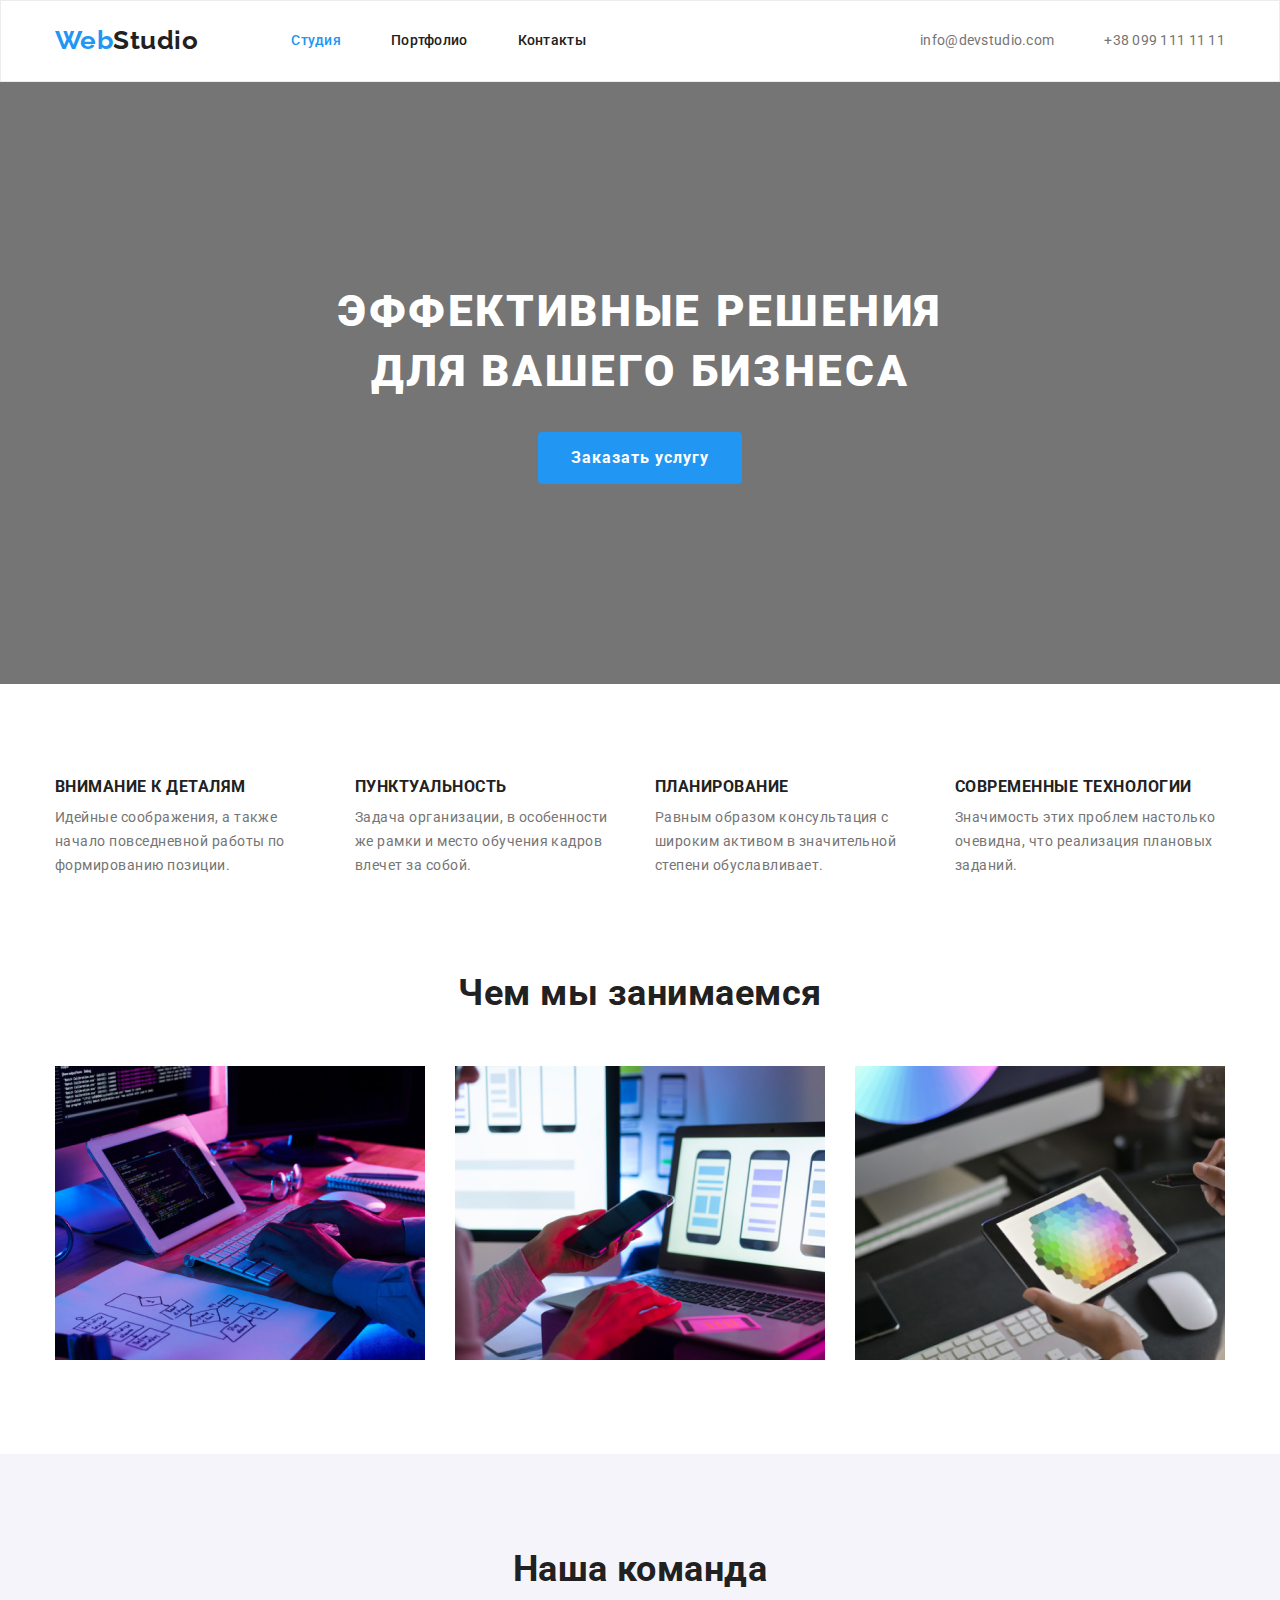
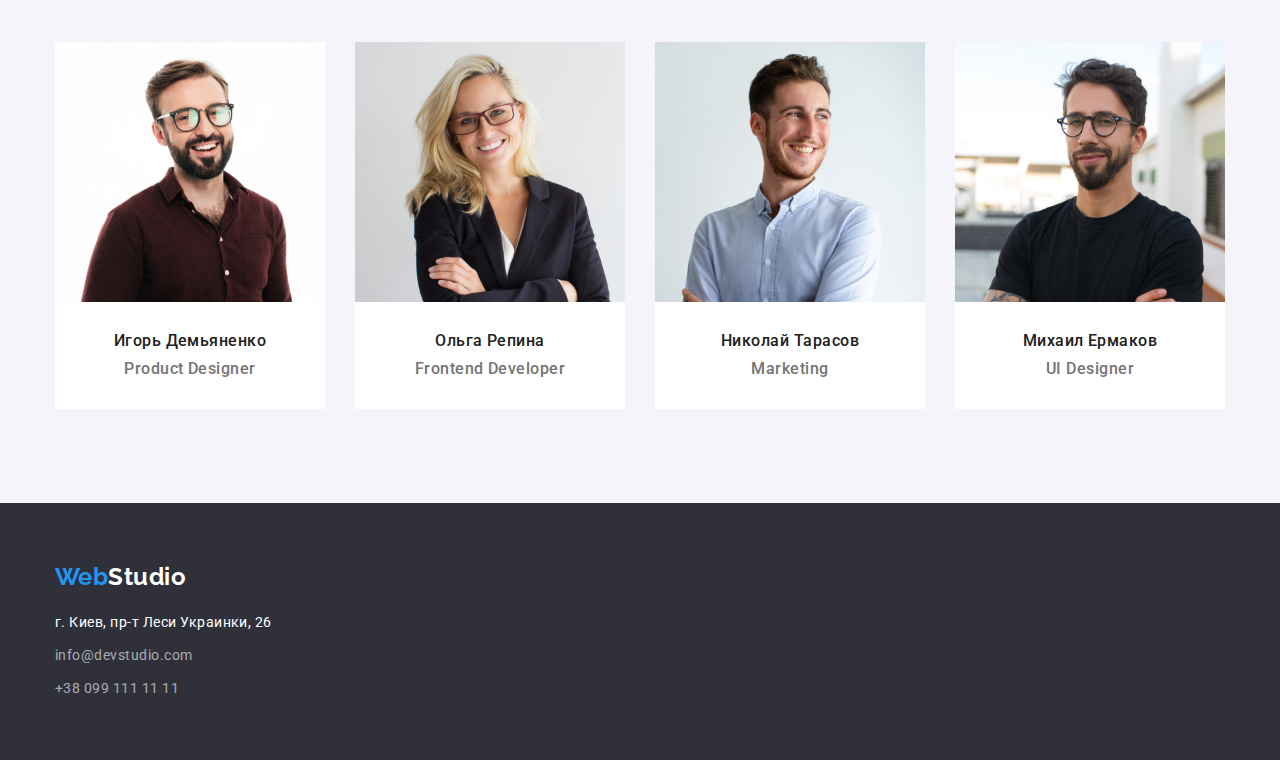
<file: index.html>
<!DOCTYPE html>
<html lang="ru">
  <head>
    <meta name="viewport" content="width=device-width, initial-scale=1.0" />
    <meta charset="UTF-8" />
    <title>Document</title>
    <link href="https://fonts.googleapis.com/css2?family=Raleway:wght@700&family=Roboto:wght@400;500;700;900&display=swap" rel="stylesheet">
    <link rel="stylesheet" href="https://cdnjs.cloudflare.com/ajax/libs/modern-normalize/1.0.0/modern-normalize.min.css">
    <link rel="stylesheet" href="./css/styles.css" />
    
</head>
   <body>
        <!-- Шапка сайта-->
        <header>
            <div class="container header">
            <nav >
            <a href="./index.html" class="logo"><span class="logo-word">Web</span>Studio</a>
            <ul class="site-nav">
                <li> <a href="./index.html" class="link current">Студия</a> </li>
                <li> <a href="./portfolio.html">Портфолио</a> </li>
                <li> <a href="">Контакты</a> </li>
            </ul>
            </nav>
            <address class="address-section">
            <ul class="site-address">
                <li class="site-address-item"> <a href="mailto:info@devstudio.com">info@devstudio.com</a>
                </li>
                <li class="site-address-item"> <a href="tel:+380991111111">+38 099 111 11 11</a>
                </li> 
            </ul>
            </address>
        </div>
        </header>  
    <main>      
        <!--Герой-->
        <div>
            <section class="hero">
            <div class="hero-title-button">
                <h1 class="hero-title">Эффективные решения для вашего бизнеса</h1>
                <button class="button-hero" type="button">Заказать услугу</button>
            </div>
            </section> 
        </div> 
        <!--Преимущества-->
        <section class="advant">
            <div class="container">
                <h2 class="section-title visually-hidden">Наши преимущества</h2>
                <ul class="list-details">
                    <li>
                        <p class="item-title">Внимание к деталям</p>
                        <p class="item-details">
                            Идейные соображения, а также начало повседневной работы по формированию позиции.
                        </p>
                    </li>
                    <li>
                        <p class="item-title">Пунктуальность</p>
                        <p class="item-details">
                            Задача организации, в особенности же рамки и место обучения кадров влечет за собой.
                        </p>
                    </li>
                    <li>
                        <p class="item-title"> Планирование</p>
                        <p class="item-details">
                            Равным образом консультация с широким активом в значительной степени обуславливает.
                        </p>
                    </li>
                    <li>
                        <p class="item-title">Современные технологии</p>
                        <p class="item-details">
                            Значимость этих проблем настолько очевидна, что реализация плановых заданий.
                        </p>
                    </li>
                </ul> 
            </div>    
        </section>  
        <!--Чем мы занимаемся-->
        <section class="todo">
            <div class="container">
                <h2 class="section-title">Чем мы занимаемся</h2>
                <ul class="section-todo-list">
                    <li>
                        <img src="./img/comp.jpg" alt="ноутбук" width="370" height="294" >
                        </li>
                    <li>
                        <img src="./img/phone.jpg" alt="мобильный телефон" width="370" height="294" >
                        </li>
                    <li>
                        <img src="./img/nout.jpg" alt="компьютерный монитор" width="370" height="294" >
                        </li>
                </ul>
            </div>
        </section> 
        <!--Наша команда-->
        <section class="team">
            <div class="container">
            <h2 class="section-title">Наша команда</h2>
            <ul class="section-team-list">
                <!--Игорь Демьяненко-->
                <li>
                    <img src="./img/igor.jpg" alt="Фото Игоря" width="270" height="260">
                  <div class="team-detail">
                    <h3 class="name">Игорь Демьяненко</h3> 
                    <p class="profession-name">Product Designer</p> 
                  </div>
                </li>   
                <!--Ольга Репина-->
                <li>
                    <img src="./img/olha.jpg" alt="Фото Ольги" width="270" height="260">
                  <div class="team-detail">
                    <h3 class="name">Ольга Репина</h3> 
                    <p class="profession-name">Frontend Developer</p> 
                  </div>
                </li>
                <!--Николай Тарасов-->
                <li>
                    <img src="./img/nick.jpg" alt="Фото Николая" width="270" height="260">
                  <div class="team-detail">
                    <h3 class="name">Николай Тарасов</h3> 
                    <p class="profession-name">Marketing</p> 
                  </div>
                </li>
                <!--Михаил Ермаков-->
                <li>
                    <img src="./img/mikha.jpg" alt="Фото Михаила" width="270" height="260">
                  <div class="team-detail">
                    <h3 class="name">Михаил Ермаков</h3> 
                    <p class="profession-name">UI Designer</p> 
                  </div>
                </li>
            </ul>
        </div>
        </section>
        
    </main>
    <!--Футер-->
    <footer>
        <!--Контакты--> 
        <div class="container">
        <section class="footer-item">
          <h2 class="logo-footer"><span class="logo-word">Web</span>Studio</h2>
            <address>
                <ul>
                    <li> <a class="post-adres" href="https://goo.gl/maps/D4XhYS7F7ok1xjH3A"> г. Киев, пр-т Леси Украинки, 26</a>
                      
                    </li>
                    <li> <a class="contact-us" href="mailto:info@devstudio.com">info@devstudio.com</a>

                    </li>
                    <li > <a class="contact-us" href="tel:+380991111111">+38 099 111 11 11</a>
                    </li>
                </ul>
            </address>
        </section>
    </div>
    </footer>          
    </body> 
  </html>
</file>
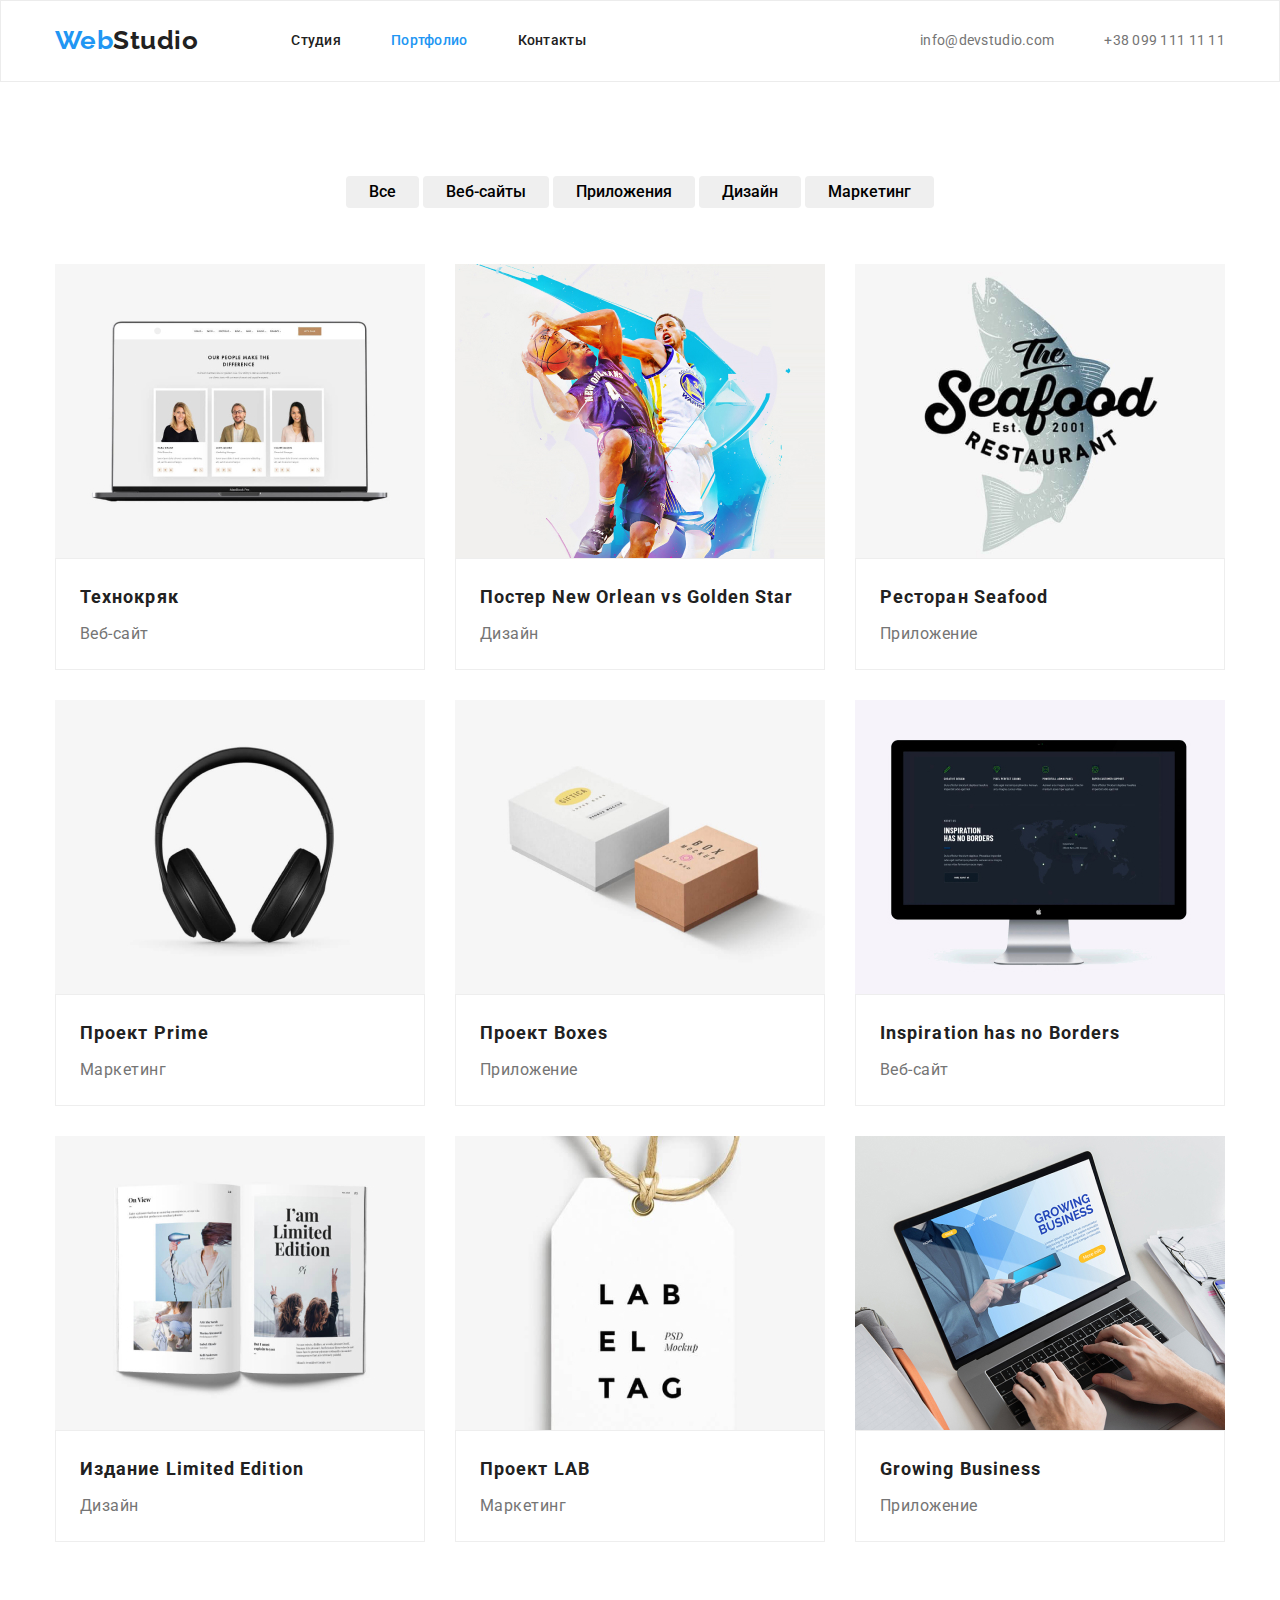
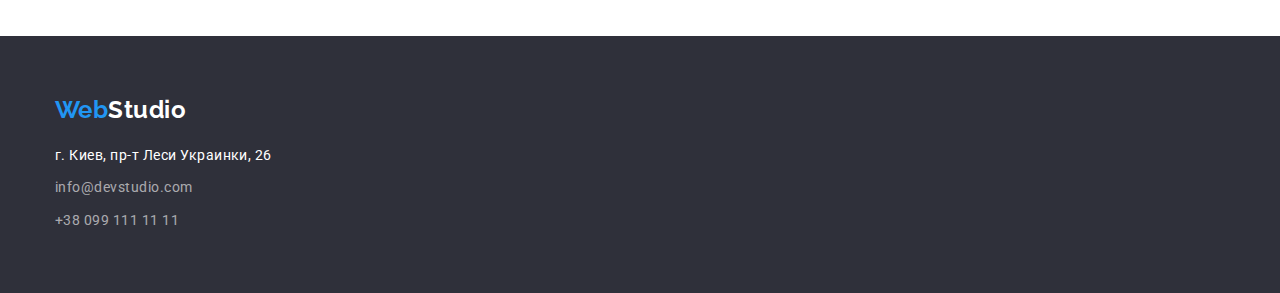
<file: portfolio.html>
<!DOCTYPE html>
<html lang="ru">
<head>
    <meta charset="UTF-8">
    <meta name="viewport" content="width=device-width, initial-scale=1.0">
    <title>Portfolio</title>
    <link href="https://fonts.googleapis.com/css2?family=Raleway:wght@700&family=Roboto:wght@400;500;700;900&display=swap" rel="stylesheet">
    <link rel="stylesheet" href="https://cdnjs.cloudflare.com/ajax/libs/modern-normalize/1.0.0/modern-normalize.min.css">
    <link rel="stylesheet" href="./css/styles.css" />
</head>
<body>
    <!-- Шапка сайта-->
    <header>
        <div class="container header">
        <nav>
        <a href="./index.html" class="logo"><span class="logo-word">Web</span>Studio</a>
        <ul class="site-nav">
            <li> <a href="./index.html">Студия</a> </li>
            <li> <a href="./portfolio.html" class="link current">Портфолио</a> </li>
            <li> <a href="">Контакты</a> </li>
        </ul>
        </nav>
        <address class="address-section">
        <ul class="site-address">
            <li class="site-address-item"> <a href="mailto:info@devstudio.com">info@devstudio.com</a>
            </li>
            <li class="site-address-item"> <a href="tel:+380991111111">+38 099 111 11 11</a>
            </li> 
        </ul>
        </address>
    </div>
    </header>  
<main>
    <!--Типы проектов-->
    <section class="example">
        <div class="container">
        <h1 class="visually-hidden">Примеры работ</h1>
        <ul class="button-list">
            <li><button type="button">Все</button></li>
            <li><button type="button">Веб-сайты</button></li>
            <li><button type="button">Приложения</button></li>
            <li><button type="button">Дизайн</button></li>
            <li><button type="button">Маркетинг</button></li>
        </ul>
        <ul class="exampel-list">
            <!--Технокряк-->
            <li> <a href="">
                <img src="./img/img1.jpg" alt="Страничка из соц сетей" width="370">
              <div class="card-description">
                <h2 class="example-title">Технокряк</h2>
                <p class="example-type">Веб-сайт</p> 
              </div> </a>
            </li>
            <!--Постер-->
            <li> <a href="">
                <img src="./img/img2.jpg" alt="Баскетболисты" width="370">
              <div class="card-description">
                <h2 class="example-title">Постер New Orlean vs Golden Star</h2>
                <p class="example-type">Дизайн</p> 
              </div> </a>
            </li>
            <!--Ресторан-->
            <li> <a href="">
                <img src="./img/img3.jpg" alt="Логтип ресторана" width="370">
              <div class="card-description">
                <h2 class="example-title">Ресторан Seafood</h2>
                <p class="example-type">Приложение</p> 
              </div></a>
            </li>
            <!--Прайм-->
            <li> <a href="">
                <img src="./img/img4.jpg" alt="Наушники" width="370">
              <div class="card-description"> 
                <h2 class="example-title">Проект Prime</h2>
                <p class="example-type">Маркетинг</p> 
              </div>
                 </a>
            </li>
            <!--Коробки-->
            <li> <a href="">
                <img src="./img/img5.jpg" alt="Две коробки" width="370">
              <div class="card-description">
                <h2 class="example-title">Проект Boxes</h2>
                <p class="example-type">Приложение</p> 
              </div> </a>
            </li>
            <!--Вдохновение-->
            <li> <a href="">
                <img src="./img/img6.jpg" alt="Монитор" width="370">
              <div class="card-description">
                <h2 class="example-title">Inspiration has no Borders</h2>
                <p class="example-type">Веб-сайт</p> 
              </div> </a>
            </li>
            <!--Издание-->
            <li> <a href="">
                <img src="./img/img7.jpg" alt="Открытый журнал" width="370">
              <div class="card-description">
                <h2 class="example-title">Издание Limited Edition</h2>
                <p class="example-type">Дизайн</p> 
              </div> </a>
            </li>
            <!--Лаб-->
            <li> <a href="">
                <img src="./img/img8.jpg" alt="Бирка" width="370">
              <div class="card-description">
                <h2 class="example-title">Проект LAB</h2>
                <p class="example-type">Маркетинг</p> 
              </div> </a>
            </li>
            <!--Бизнес-->
            <li> <a href="">
                <img src="./img/img9.jpg" alt="Ноутбук" width="370">
              <div class="card-description">
                <h2 class="example-title">Growing Business</h2>
                <p class="example-type">Приложение</p> 
              </div> </a>
            </li>
        </ul>
    </div>
    </section>
</main>

   <!--Футер-->
   <footer>
    <!--Контакты--> 
    <div class="container">
    <section class="footer-item">
        <h2 class="logo-footer"><span class="logo-word">Web</span>Studio</h2>
            <address>
            <ul>
                <li> <a class="post-adres" href="https://goo.gl/maps/D4XhYS7F7ok1xjH3A"> г. Киев, пр-т Леси Украинки, 26</a>
                  
                </li>
                <li> <a class="contact-us" href="mailto:info@devstudio.com">info@devstudio.com</a>

                </li>
                <li > <a class="contact-us" href="tel:+380991111111">+38 099 111 11 11</a>
                </li>
            </ul>
        </address>
    </section>
</div>
</footer>
    
</body>
</html>
</file>
<file: css/styles.css>
:root {
    --primery-text-color: #757575;
    --title-text-color: #212121;
    --accent-color: #2196F3;
    --other-color: #FFFFFF;
    --footer-color: rgba(255, 255, 255, 0.6);
    --footer-background: #2F303A;
}
/* Цвет основного текста #757575 */
/* Цвет вторичного текста #212121 */
/* Цвет другого текста #FFFFFF */
/* Цвет наведения и акцент #2196F3*/
/* Цвет в футере rgba(255, 255, 255, 0.6)*/
/* Цвет фона вторичный #F5F4FA*/
*,
*::before,
*::after {
    margin: 0;
    padding: 0;
}
img {
    display: block;
}
body {
    margin: 0;
    background-color: #FFFFFF;
    color: var(--primery-text-color);
    font-family: 'Roboto', sans-serif;
    letter-spacing: 0.03em;
}
/* стиль логотипа*/

.logo-word {
    color: var(--accent-color);
}
.logo {
    font-size: 26px;
    line-height: 1.19;
    font-weight: 700;
    font-family: 'Raleway', sans-serif;
    color: var(--title-text-color);
}
ul {
    list-style: none;
    padding: 0;
    margin: 0;
}
/* стиль ссылок*/
a:hover,
a:focus {
    color: var(--accent-color);
}
a, .exampel-list a {
    color:var(--title-text-color);
    text-decoration: none;
}
.site-nav a{
    color:var(--title-text-color);
    font-weight: 500;
    font-size: 14px;
    line-height: 1.14;
    letter-spacing: 0.02em; 
}
.site-address a{
    color:var(--primery-text-color);
    font-style: normal;
    font-size: 14px;
    line-height: 1.14;
    letter-spacing: 0.02em;
}
.site-nav a:hover, .site-nav a:focus, .site-address a:hover, .site-address a:focus
{
    color:var(--accent-color);
}
/*кнопка*/

button {
    font-family: 'Roboto', sans-serif;
    font-size: 16px;
    text-align: center;
    border-radius: 4px;
    padding: 6px 22px;
    min-width: 73px;
    border: 1px solid transparent;
    cursor: pointer;
    font-weight: 500;
}
.button-hero {
    font-weight: 700;
    line-height: 1.6;
    background-color: var(--accent-color);
    color: var(--other-color);
    text-align: center;
    letter-spacing: 0.06em;
    line-height: 1.875;
    border-radius: 4px;
    padding: 10px 32px;
    min-width: 200px;
}
  
button:hover, button:focus {
    color: var(--other-color);
    background-color: var(--accent-color);
}

.site-nav .link.current {
   
    color: var(--accent-color);
}
.site-nav li {
    display: block;
    margin-right: 50px;
}
.site-nav li:last-child {
    margin-right: 0;
}
/*стиль секций*/
/*секция герой*/
.hero {
    background-color: var(--primery-text-color);
    text-align: center;
    padding-top: 200px;
    padding-bottom: 200px;
     }
.hero-title-button {
    max-width: 696px;
    text-align: center;
    margin-left: auto;
    margin-right: auto;
}
.hero-title {
    color: var(--other-color);
    text-transform: uppercase;
    text-align: center;
    font-style: normal;
    font-weight: 900;
    font-size: 44px;
    line-height: 1.36;
    letter-spacing: 0.06em;
    margin-top: 0;
    margin-bottom: 30px;

}
/* стиль оглавлений секций*/
.section-title, .item-title, .name{
    color:var(--title-text-color);
    text-align: center;
    margin-top: 0;
}
.section-title {
    font-size: 36px;
    line-height: 1.22;
    margin-bottom: 50px;
}
.visually-hidden {
    position: absolute !important;
    clip: rect(1px 1px 1px 1px); /* IE6, IE7 */
    clip: rect(1px, 1px, 1px, 1px);
    padding:0 !important;
    border:0 !important;
    height: 1px !important; 
    width: 1px !important; 
    overflow: hidden;
    margin-bottom: 94px;}

.item-title {
font-weight: 700;
text-transform: uppercase;
}
h3 {
    font-weight: 700;
    font-size: 14px;
    line-height: 1.14;
    text-transform: uppercase;
}
.item-details {
    font-size: 14px;
    line-height: 1.71;
}
.name, .profession-name {
    font-weight: 500;
    font-size: 16px;
    line-height: 1.18;
    text-align: center;
    text-transform: none;
}
 /* стиль примеров*/
.example-details {
    font-size: 18px;
    line-height: 1.55;
}
.example-title {
    font-size: 18px;
    line-height: 2;
    letter-spacing: 0.06em;
}
.example-type {
    font-size: 16px;
    line-height: 1.87;
    color: var(--primery-text-color);
    font-weight: 400;
}
/* стиль футера*/
footer {
    background-color: var(--footer-background);
    padding-top: 60px;
    padding-bottom: 60px;
    }
.footer-item li:not(:last-child) {
    margin-bottom: 9px;
}
.logo-footer {
    color: var(--other-color);
    font-family: 'Raleway', sans-serif;
    margin-top: 0;
    margin-bottom: 20px;
    }
.post-adres {
    font-size: 14px;
    line-height: 1.7;
    color: var(--other-color);
}
.contact-us{
    font-size: 14px;
    line-height: 1.7;
    color: var(--footer-color); 
}
.join{
    font-weight: 700;
    font-size: 14px;
    line-height: 1.14;
    text-transform: uppercase;
    color: var(--other-color);  
}
address {
    font-style: normal
}
.container {
    width: 1200px;
    padding-left: 15px;
    padding-right: 15px;
    margin-left: auto;
    margin-right: auto;
}
/* позиционирование Преимуществ */
.advant, .todo, .team {
    padding-top: 94px;  
}
.todo, .team {
    padding-bottom: 94px;
}
.item-title {
margin-bottom: 10px;
}
.list-details p {
    margin-top: 0;
    text-align: left;
    }
.list-details {
    display: flex;
    justify-content: space-between;
}
.list-details li {
    width: 270px;
}
/* позиционирование Чем мы занимаемся */
.profession-name {
    margin-top: 10px;
}
.footer-item {
    /* padding-top: 60px;
    padding-bottom: 60px; */
    width: 270px;
   }
.button-list {
    margin-top: 94px;  
}
.button {
    font-weight: 500;
}
.exampel-list {
    margin-top: 56px;
}
.example-type {
    margin-top: 4px;
    margin-bottom: 0;
}
.section-todo-list {
    display: flex;
}
.section-todo-list li {
    width: 370px;
}
.section-todo-list li:not(:last-child) {
    margin-right: 30px;
}
/* Расположение шапки */
.site-nav, nav, .site-address, .address-section {
    display: flex;   
}
nav {
    justify-content: flex-start;
    align-items: center;   
}
.address-section{
    justify-content: flex-end;
} 
.header {
    align-items: center;
    display: flex;  
}  
header {
    border: 1px solid #ECECEC;
    padding-bottom: 25px;
    padding-top: 24px;
}
.logo {
    margin-right: 93px;
}
.site-address-item:not(:last-child) {
    margin-right: 50px;
}
.address-section {
    margin-left: auto;
}
/* Позиционирование Наша Команда */
.section-team-list {
    display: flex;
}
.team {
    background-color:#F5F4FA;
}
.section-team-list li {
    width: 270px;
    background-color: var(--other-color);
}
.section-team-list li:not(:last-child) {
    margin-right: 30px;
}
.team-detail {
    text-align: center;
    padding-top: 30px;
    padding-bottom: 30px;
}
/* Позиционирование страницы Портфолио */
.button-list {
    display: flex;   
    margin-top: 0;
    margin-bottom: 50px;
    justify-content: center;
}
.button-list li:not(:last-child) {
    margin-right: 4px;
}
.exampel-list {
    display: flex;
    flex-wrap: wrap;
}
.exampel-list > li:not(:nth-child(3n)) {
    margin-right: 30px;
}
.exampel-list > li:not(:nth-last-child(-n + 3)) {
    margin-bottom: 30px;
}
.exampel-list > li {
    width: 370px;   
}
.card-description {
    border: 1px solid #EEEEEE;
    padding: 20px 24px;
}
.example {
    padding-top: 94px;
    padding-bottom: 94px;
}
.exampel-list a {
    display: block;
}
</file>
